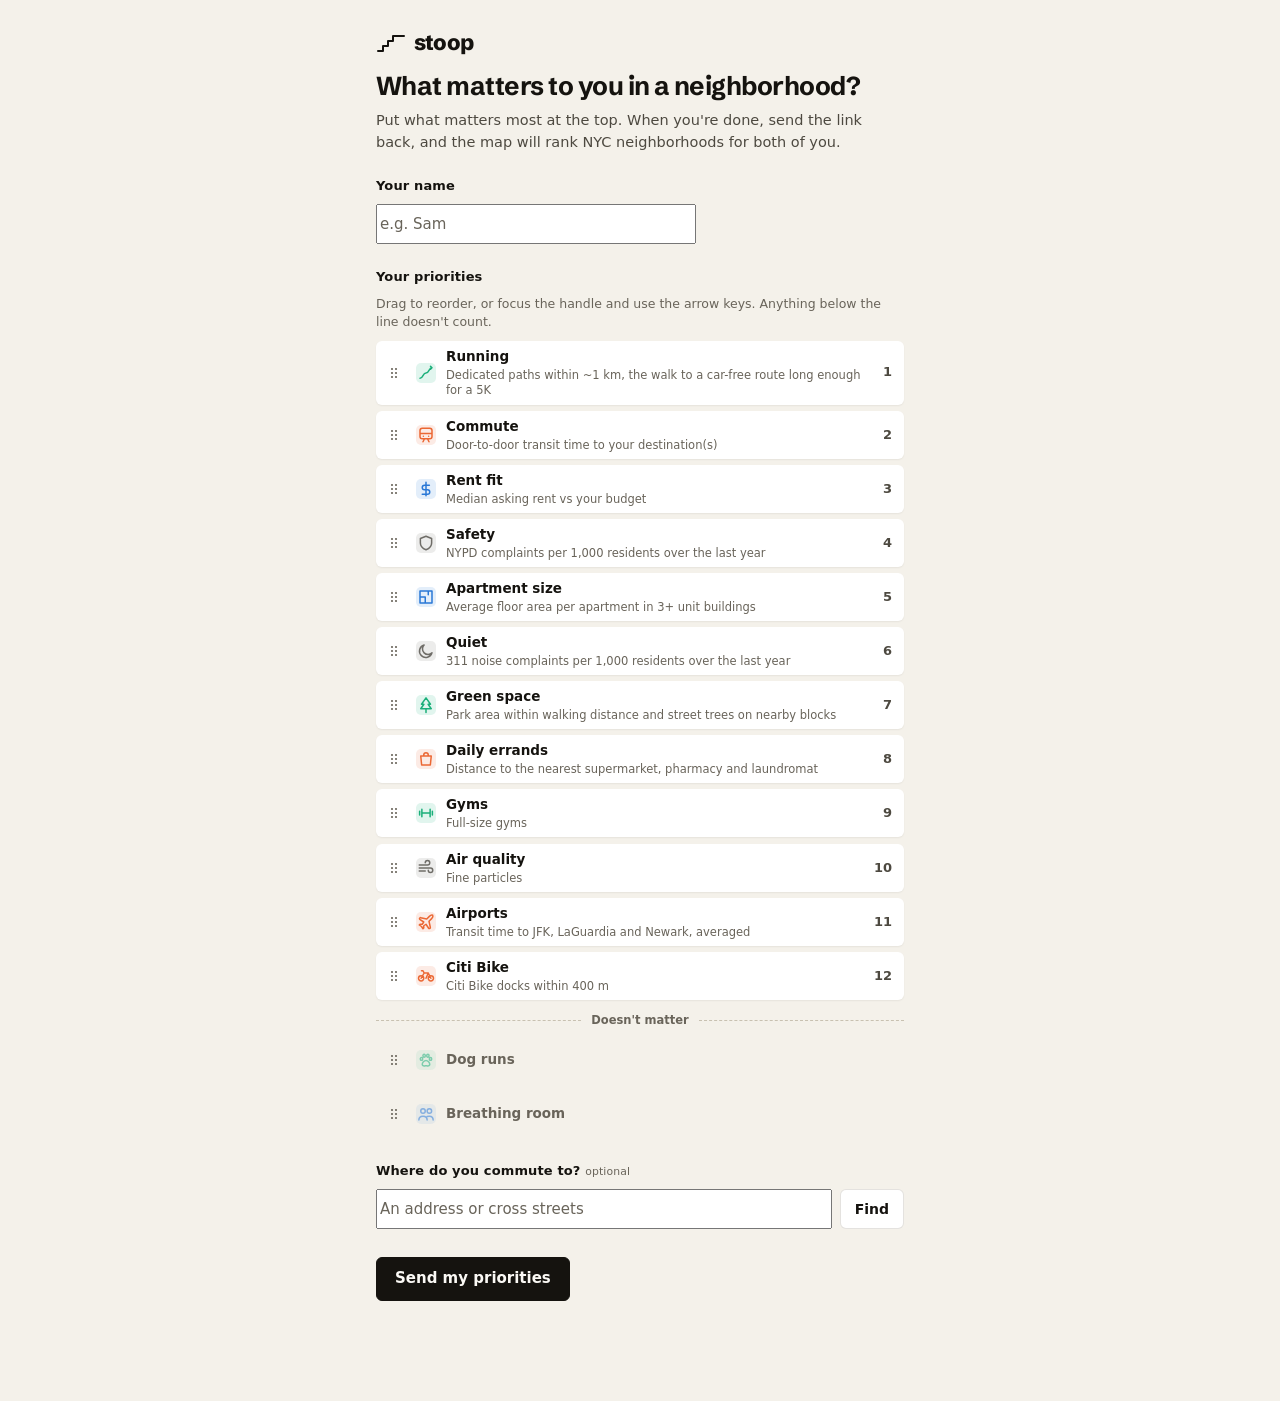
<file: rank.html>
<!doctype html>
<html lang="en">
<head>
  <meta charset="utf-8">
  <meta name="viewport" content="width=device-width, initial-scale=1">
  <title>stoop · What matters to you</title>
  <meta name="description" content="Rank what matters to you in a NYC neighborhood, then send it back as a link.">
  <meta name="color-scheme" content="light dark">
  <meta name="theme-color" content="#fbf9f5" media="(prefers-color-scheme: light)">
  <meta name="theme-color" content="#1b1a17" media="(prefers-color-scheme: dark)">
  <link rel="preload" href="fonts/schibsted-grotesk-latin.woff2" as="font" type="font/woff2" crossorigin>
  <link rel="stylesheet" href="style.css">
  <link rel="icon" href="favicon.svg" type="image/svg+xml">
  <script>/* apply a saved Light/Dark choice before the first paint (no flash) */
    try { var t = localStorage.getItem("stoop.theme.v1"); if (t === "light" || t === "dark") document.documentElement.dataset.theme = t; } catch (e) {}
  </script>
</head>
<body class="solo">
  <main class="solo-main">
    <header class="solo-head">
      <div class="brand"><svg class="mark" viewBox="0 0 30 30" aria-hidden="true"><path d="M2 23h5v-5h5v-5h5v-5h11"/></svg><span class="logo">stoop</span></div>
      <h1>What matters to you in a neighborhood?</h1>
      <p class="solo-lede" id="lede">Put what matters most at the top. When you're done, send the link back, and the map will rank NYC neighborhoods for both of you.</p>
    </header>

    <p class="warn-line" id="nodata" hidden>The neighborhood data didn't load. Try again in a moment.</p>

    <section class="solo-step" aria-labelledby="s-name">
      <h2 id="s-name">Your name</h2>
      <input id="name" type="text" maxlength="20" autocomplete="given-name" placeholder="e.g. Sam">
    </section>

    <section class="solo-step" aria-labelledby="s-rank">
      <h2 id="s-rank">Your priorities</h2>
      <p class="hint">Drag to reorder, or focus the handle and use the arrow keys. Anything below the line doesn't count.</p>
      <ol class="rank" id="rank" aria-label="Your priorities, most important first"></ol>
      <p class="sr-only" id="rankLive" role="status" aria-live="polite"></p>
    </section>

    <section class="solo-step" aria-labelledby="s-commute">
      <h2 id="s-commute">Where do you commute to? <small>optional</small></h2>
      <form class="solo-row" id="addrForm">
        <input id="addr" type="text" autocomplete="off" placeholder="An address or cross streets">
        <button class="btn" type="submit">Find</button>
      </form>
      <p class="ts" id="addrMsg" role="status"></p>
    </section>

    <section class="solo-step solo-send" aria-labelledby="s-send">
      <h2 id="s-send" class="sr-only">Send it back</h2>
      <button class="btn primary" type="button" id="send">Send my priorities</button>
      <p class="ts" id="sendMsg" role="status"></p>
      <input id="sendLink" type="text" readonly hidden aria-label="Link with your priorities">
    </section>
  </main>

  <script src="data/stoop.js"></script>
  <script src="factors.js"></script>
  <script src="rank.js"></script>
</body>
</html>
</file>
<file: style.css>
/* stoop. Warm paper surfaces and black-on-white controls, like the city's subway signs. Blue belongs to the map
   data (the score ramp), so the interface itself stays ink: a selected button never reads as a score.
   Light and dark are both selected values, never an automatic inversion. */
@font-face {
  font-family: "Schibsted Grotesk";
  src: url("fonts/schibsted-grotesk-latin.woff2") format("woff2");
  font-weight: 400 900; font-style: normal; font-display: swap;
  unicode-range: U+0000-00FF, U+0131, U+0152-0153, U+02BB-02BC, U+02C6, U+02DA, U+02DC, U+2000-206F, U+20AC, U+2122, U+2191, U+2193, U+2212, U+2215;
}
/* fallback sized close to the display face, so the swap barely moves the list */
@font-face { font-family: "Display Fallback"; src: local("Arial"); size-adjust: 101%; ascent-override: 96%; descent-override: 25%; }
:root {
  color-scheme: light;
  --page: #f4f1ea;           /* warm paper */
  --surface: #fbf9f5;
  --raised: #ffffff;
  --ink: #15130f;
  --ink-2: #4d4940;
  --ink-3: #69645a;          /* muted text: 5.4:1 on surface */
  --hair: #e5e0d4;
  --rule: #c8c1b1;
  --wash: rgba(46, 34, 12, .055);
  --border: rgba(46, 34, 12, .13);
  --accent: #15130f;         /* controls are ink, not a hue */
  --accent-ink: #15130f;
  --accent-wash: #ebe5d6;    /* selected row */
  --accent-fill: #15130f;
  --accent-fill-hover: #3a352c;
  --on-accent: #fbf9f5;
  --mark: #ffc72c;           /* taxi yellow: highlights only (edited dot, text selection), never text */
  --good-ink: #006300;
  --warn: #fab219;
  --crit: #d03b3b;
  --shadow: 0 1px 2px rgba(11,11,11,.06), 0 8px 24px rgba(11,11,11,.10);
  --radius: 10px;
  --radius-sm: 6px;
  --font: system-ui, -apple-system, "Segoe UI", Roboto, sans-serif;
  --display: "Schibsted Grotesk", "Display Fallback", system-ui, sans-serif;   /* wordmark, names, scores */
  --mono: ui-monospace, "SF Mono", Menlo, Consolas, monospace;
  --ease: cubic-bezier(.2, .7, .2, 1);
  --panel-w: 400px;
  --topbar-h: 64px;
}
@media (prefers-color-scheme: dark) {
  :root:where(:not([data-theme="light"])) {
    color-scheme: dark;
    --page: #0f0e0c; --surface: #1b1a17; --raised: #24221e;
    --ink: #f2efe8; --ink-2: #c9c3b6; --ink-3: #a09a8d;
    --hair: #2e2c27; --rule: #3c3933; --wash: rgba(255,248,230,.06); --border: rgba(255,248,230,.11);
    --accent: #f2efe8; --accent-ink: #f2efe8; --accent-wash: #322e26;
    --accent-fill: #f2efe8; --accent-fill-hover: #d9d3c6; --on-accent: #15130f;
    --good-ink: #0ca30c;
    --shadow: 0 1px 2px rgba(0,0,0,.4), 0 8px 24px rgba(0,0,0,.45);
  }
}
:root[data-theme="dark"] {
  color-scheme: dark;
  --page: #0f0e0c; --surface: #1b1a17; --raised: #24221e;
  --ink: #f2efe8; --ink-2: #c9c3b6; --ink-3: #a09a8d;
  --hair: #2e2c27; --rule: #3c3933; --wash: rgba(255,248,230,.06); --border: rgba(255,248,230,.11);
  --accent: #f2efe8; --accent-ink: #f2efe8; --accent-wash: #322e26;
  --accent-fill: #f2efe8; --accent-fill-hover: #d9d3c6; --on-accent: #15130f;
  --good-ink: #0ca30c;
  --shadow: 0 1px 2px rgba(0,0,0,.4), 0 8px 24px rgba(0,0,0,.45);
}

* { box-sizing: border-box; }
html, body { margin: 0; height: 100%; }
body {
  display: grid;
  grid-template-columns: var(--panel-w) minmax(0, 1fr);
  grid-template-rows: auto minmax(0, 1fr);
  grid-template-areas: "top top" "panel map";
  height: 100vh; height: 100dvh;
  background: var(--page); color: var(--ink);
  font: 14px/1.45 var(--font);
  -webkit-font-smoothing: antialiased;
}
button, input, select { font: inherit; color: inherit; }
/* Touch: no gray tap flash or landscape font inflation; hover styles only apply where a mouse can hover, so a tap
   doesn't leave them stuck on (touch gets the :active press states below instead) */
html { -webkit-tap-highlight-color: transparent; -webkit-text-size-adjust: 100%; text-size-adjust: 100%; }
button, input, select, summary, a, .dest, .pin { touch-action: manipulation; }
/* a long press on a control shouldn't select its label or pop the link callout */
button, summary, .tabs, .seg-row label { user-select: none; -webkit-user-select: none; -webkit-touch-callout: none; }
@media (hover: none), (pointer: coarse) {
  .ranking li:active, .icon-btn:active, .presets button:active, .btn.ghost:active, .d-back:active,
  .dd-menu label:not(.range):active, .layers-menu label.lm-row:active { background: var(--wash); }
  .tabs button:active { color: var(--ink); }
}
/* .mk is the MapLibre marker root: leave its position and transform alone (MapLibre sets both) */
.mk { line-height: 0; }
#detail, .cmp, .pane, .dd-menu { overscroll-behavior: contain; }
.dest, .pin { user-select: none; -webkit-user-select: none; }
::placeholder { color: var(--ink-3); opacity: 1; }
::selection { background: color-mix(in srgb, var(--mark) 55%, transparent); color: var(--ink); }
kbd { font: 600 11px/1 var(--mono); color: var(--ink-3); border: 1px solid var(--border); border-bottom-width: 2px; border-radius: 4px; padding: 2px 5px; }
code { font-family: var(--mono); font-size: 12px; background: var(--wash); padding: 1px 5px; border-radius: 4px; }
[hidden] { display: none !important; }

:focus-visible { outline: 2px solid var(--accent); outline-offset: 2px; border-radius: 4px; }
.skip {
  position: absolute; left: 12px; top: -80px; z-index: 50; background: var(--raised); color: var(--ink);
  padding: 8px 12px; border-radius: var(--radius-sm); text-decoration: none;
}
.skip:focus { top: 12px; box-shadow: var(--shadow); }   /* the shadow only exists once it's on screen */

/* ---------- buttons ---------- */
.btn {
  display: inline-flex; align-items: center; justify-content: center; gap: 6px;
  min-height: 36px; padding: 0 14px; border-radius: var(--radius-sm);
  border: 1px solid var(--border); background: var(--raised); cursor: pointer;
  font-weight: 550; transition: background-color .15s var(--ease), transform .1s var(--ease), border-color .15s;
}
/* the wash is translucent: layer it over the raised color so buttons over the map stay opaque */
@media (hover: hover) and (pointer: fine) { .btn:hover { background-color: var(--raised); background-image: linear-gradient(var(--wash), var(--wash)); border-color: var(--rule); } }
.btn:active { transform: translateY(1px); }
.btn.primary { background: var(--accent-fill); border-color: var(--accent-fill); color: var(--on-accent); }
@media (hover: hover) and (pointer: fine) { .btn.primary:hover { background: var(--accent-fill-hover); border-color: var(--accent-fill-hover); } }
.btn.sm { min-height: 28px; padding: 0 10px; font-size: 12.5px; }
.btn.ghost { border-color: transparent; background: none; color: var(--accent-ink); padding: 0 6px; }
@media (hover: hover) and (pointer: fine) { .btn.ghost:hover { background: var(--wash); } }
.btn .ic { width: 15px; height: 15px; fill: none; stroke: currentColor; stroke-width: 2; stroke-linecap: round; }
.link-row { display: flex; flex-wrap: wrap; align-items: center; gap: 4px 10px; margin: 2px 0 10px; }
.link-row .ts { margin: 0; color: var(--ink-3); font-size: 12px; }
/* sits on the same baseline as the over-budget toggle (both align to the controls' bottom edge), never on a row of its own */
.reset-filters { text-decoration: underline; text-underline-offset: 3px; }
.reset-filters[hidden] { display: none; }
.reset-in-sheet { display: none; }
.reset-by-count { margin-left: -16px; flex: none; }   /* "9 of 197 match  Reset": right next to the count it changes */
.btn:disabled { opacity: .45; cursor: not-allowed; transform: none; }
.icon-btn {
  display: inline-grid; place-items: center; width: 34px; height: 34px; border-radius: 50%;
  border: 0; background: none; cursor: pointer; color: var(--ink-3); transition: background-color .15s, color .15s;
}
@media (hover: hover) and (pointer: fine) { .icon-btn:hover { background: var(--wash); color: var(--ink); } }
.icon-btn svg { width: 18px; height: 18px; }

/* ---------- top bar: must-haves ---------- */
.topbar {
  grid-area: top; display: flex; align-items: center; gap: 24px;
  min-height: var(--topbar-h); padding: 10px 20px; background: var(--surface);
  border-bottom: 1px solid var(--hair); position: relative; z-index: 5;
}
.brand { display: flex; align-items: center; gap: 9px; flex: none; }
.brand-text { display: flex; flex-direction: column; line-height: 1.15; min-width: 0; }
/* the mark: one line, three steps up to the stoop's landing. Drawn on a 30-unit grid and always shown at
   30 px so the 2 px line sits on whole pixels; other sizes blur it (Firefox shows that most) */
.mark { width: 30px; height: 30px; flex: none; fill: none; stroke: currentColor; stroke-width: 2;
  stroke-linecap: round; stroke-linejoin: round; }
.logo { font: 800 22px/1 var(--display); letter-spacing: -.035em; }
.tagline { font-size: 12px; color: var(--ink-3); }
.filters { display: flex; align-items: center; gap: 18px; flex: 1; min-width: 0; }
.filters > * { flex: none; }
.count { margin: 0 0 0 auto; color: var(--ink-2); font-size: 13px; white-space: nowrap; }
.count .cl { display: none; }   /* "78 of 197 match": the full wording is in the title */
.count b { color: var(--ink); font-weight: 650; }

.seg { border: 0; margin: 0; padding: 0; min-width: 0; }
.seg legend { font-size: 11px; color: var(--ink-3); padding: 0; margin-bottom: 3px; font-weight: 550; letter-spacing: .02em; }
.seg-row { display: inline-flex; background: var(--wash); border-radius: var(--radius-sm); padding: 2px; }
.seg-row label { position: relative; }
.seg-row input { position: absolute; opacity: 0; inset: 0; margin: 0; cursor: pointer; }
.seg-row span {
  display: inline-grid; place-items: center; min-width: 40px; height: 28px; padding: 0 10px;
  border-radius: 5px; font-size: 13px; color: var(--ink-2); transition: background-color .15s, color .15s;
}
.seg-row input:checked + span { background: var(--raised); color: var(--ink); font-weight: 600; box-shadow: 0 1px 2px rgba(0,0,0,.12); }
.seg-row input:focus-visible + span { outline: 2px solid var(--accent); outline-offset: 1px; }
@media (hover: hover) and (pointer: fine) { .seg-row label:hover input:not(:checked) + span { color: var(--ink); } }

.range { display: flex; flex-direction: column; gap: 2px; width: 150px; }
.range-head { display: flex; justify-content: space-between; font-size: 11px; color: var(--ink-3); font-weight: 550; letter-spacing: .02em; }
.range output { color: var(--ink); font-size: 13px; font-weight: 650; font-variant-numeric: tabular-nums; letter-spacing: 0; }
input[type=range] { width: 100%; accent-color: var(--accent); margin: 4px 0 0; height: 18px; cursor: pointer; }

.dropdown { position: relative; }
.dropdown summary {
  list-style: none; cursor: pointer; display: flex; flex-direction: column; gap: 3px; font-size: 13px;
}
.dropdown summary::-webkit-details-marker { display: none; }
.dd-label { font-size: 11px; color: var(--ink-3); font-weight: 550; letter-spacing: .02em; }
.dd-btn {
  display: inline-flex; align-items: center; gap: 6px; height: 32px; padding: 0 10px; border-radius: var(--radius-sm);
  border: 1px solid var(--border); background: var(--raised); font-weight: 550; white-space: nowrap; max-width: 180px;
  overflow: hidden; text-overflow: ellipsis;
}
.dd-btn::after { content: ""; flex: none; width: 6px; height: 6px; border: solid var(--ink-3); border-width: 0 1.5px 1.5px 0; transform: rotate(45deg) translateY(-2px); }
@media (hover: hover) and (pointer: fine) { .dropdown summary:hover .dd-btn { border-color: var(--rule); } }
.dd-btn.edited::before { content: ""; flex: none; width: 7px; height: 7px; border-radius: 50%; background: var(--mark); box-shadow: 0 0 0 1px var(--ink); }
.dd-menu.dest-menu { min-width: 320px; padding: 10px; }
.dd-menu.area-menu { width: 340px; padding: 10px; }
.area-menu .area-on { padding: 6px 4px; font-weight: 550; }
.dd-menu.area-menu .area-range { width: auto; margin: 6px 4px 2px; }
.area-menu:has(#areaOn:not(:checked)) .area-range { opacity: .45; }
/* area center: round target pin (not a teardrop like commute destinations, not a rank badge) */
.area-pin {
  display: grid; place-items: center; width: 26px; height: 26px; border-radius: 50%; cursor: grab;
  background: var(--raised); color: var(--ink); box-shadow: 0 0 0 2px var(--ink), 0 3px 8px rgba(0,0,0,.3);
  transition: transform .12s var(--ease);
}
.area-pin svg { width: 16px; height: 16px; }
.area-pin.dragging { transform: scale(1.18); }
@media (hover: hover) and (pointer: fine) { .area-pin:hover { transform: scale(1.18); } }
.area-pin.dragging { cursor: grabbing; }
.dd-hint { margin: 2px 4px 8px; font-size: 12px; color: var(--ink-3); }
.dest-row { display: flex; align-items: center; gap: 6px; padding: 2px 0; }
.dest-row input[type=text] {
  flex: 1; min-width: 0; height: 32px; padding: 0 8px; border-radius: var(--radius-sm); border: 1px solid transparent; background: none;
}
@media (hover: hover) and (pointer: fine) { .dest-row input[type=text]:hover { border-color: var(--border); } }
.dest-row input[type=text]:focus { border-color: var(--accent); outline: none; background: var(--raised); }
.dest-row input[type=radio] { accent-color: var(--accent); width: 16px; height: 16px; margin: 0 2px 0 4px; flex: none; cursor: pointer; }
.dd-actions { display: flex; gap: 8px; margin: 8px 0 4px; }
.addr { display: flex; gap: 6px; margin: 8px 0 2px; }
.addr input {
  flex: 1; min-width: 0; height: 34px; padding: 0 10px; border-radius: var(--radius-sm); border: 1px solid var(--border); background: var(--raised);
}
.addr input:focus { border-color: var(--accent); outline: none; box-shadow: 0 0 0 3px var(--accent-wash); }
.addr-msg { margin: 4px 4px 0; font-size: 12px; color: var(--ink-2); min-height: 0; }
.addr-msg:empty { display: none; }
.dd-menu {
  position: absolute; top: calc(100% + 6px); left: 0; z-index: 20; min-width: 190px; padding: 6px;
  background: var(--raised); border-radius: var(--radius); box-shadow: var(--shadow); border: 1px solid var(--border);
}
/* menu rows: checkbox/radio labels. Scoped so a slider (.range) or a text box in a menu keeps its own size */
.dd-menu label:not(.range) { display: flex; align-items: center; gap: 8px; padding: 7px 8px; border-radius: var(--radius-sm); cursor: pointer; }
@media (hover: hover) and (pointer: fine) { .dd-menu label:not(.range):hover { background: var(--wash); } }
.dd-menu input:is([type=checkbox], [type=radio]) { accent-color: var(--accent); width: 16px; height: 16px; flex: none; }

.filters-toggle { display: none; }
/* The top bar stays one row. When the controls don't fit, app.js (fitTopbar) adds fit1, fit2, fit3 in turn:
   1: short over-budget label, the radius center's name only in its tooltip and menu
   2: no tagline, tighter gaps, slimmer bedroom buttons
   3: narrower sliders, slimmest buttons */
.topbar.fit1 #areaSummary .rc { display: none; }
.topbar.fit1 .toggle .t-long { display: none; }
.topbar.fit1 .toggle .t-short { display: inline; }
.topbar.fit2 .tagline { display: none; }
.topbar.fit2 { gap: 16px; }
.topbar.fit2 .filters { gap: 14px; }
.topbar.fit2 .seg-row span { min-width: 34px; padding: 0 8px; }
.topbar.fit2 .seg-theme span { min-width: 26px; padding: 0 4px; }
.topbar.fit3 .filters > .range { width: 132px; }   /* room for "Max commute" plus "60 min" without touching the next control */
.topbar.fit3 .seg-row span { min-width: 30px; padding: 0 6px; }
.topbar.fit3 .filters { gap: 12px; }
.topbar.fit3 .brand { gap: 6px; }
.topbar.fit-wrap .filters { flex-wrap: wrap; row-gap: 8px; }
.ft-sum { color: var(--ink-2); font-weight: 500; overflow: hidden; text-overflow: ellipsis; white-space: nowrap; }
.toggle { display: inline-flex; align-items: center; gap: 8px; font-size: 13px; color: var(--ink-2); cursor: pointer; align-self: flex-end; height: 32px; }
.toggle input { accent-color: var(--accent); width: 16px; height: 16px; margin: 0; }
.toggle .t-short { display: none; }

/* ---------- side panel ---------- */
#panel {
  grid-area: panel; display: flex; flex-direction: column; min-height: 0;
  background: var(--surface); border-right: 1px solid var(--hair);
}
.tabs { display: flex; gap: 4px; padding: 10px 14px 0; border-bottom: 1px solid var(--hair); }
.tabs button {
  position: relative; border: 0; background: none; padding: 10px 10px 12px; cursor: pointer;
  color: var(--ink-3); font-weight: 600; font-size: 13px; transition: color .15s;
}
@media (hover: hover) and (pointer: fine) { .tabs button:hover { color: var(--ink); } }
.tabs button[aria-selected="true"] { color: var(--ink); }
.tabs button[aria-selected="true"]::after {
  content: ""; position: absolute; left: 10px; right: 10px; bottom: -1px; height: 2px; background: var(--ink); border-radius: 2px;
}
.badge {
  display: inline-grid; place-items: center; min-width: 18px; height: 18px; padding: 0 5px; margin-left: 2px;
  border-radius: 9px; background: var(--wash); color: var(--ink-2); font-size: 11px; font-variant-numeric: tabular-nums;
}
.badge.on { background: var(--accent-fill); color: var(--on-accent); }

.pane { flex: 1; min-height: 0; overflow-y: auto; padding: 12px 14px 20px; scrollbar-gutter: stable; }
.hint { color: var(--ink-3); font-size: 12.5px; margin: 2px 4px 12px; }
.panel-foot { display: flex; align-items: center; gap: 12px; padding: 8px 14px 8px 18px; border-top: 1px solid var(--hair); color: var(--ink-3); font-size: 11.5px; }
.panel-foot #meta { margin: 0; flex: 1; min-width: 0; }
.seg-theme { flex: none; }
.seg-theme span { min-width: 30px; height: 26px; padding: 0 6px; }
.seg-theme .ic { width: 15px; height: 15px; }

.search input {
  width: 100%; height: 38px; padding: 0 12px 0 34px; border-radius: var(--radius-sm);
  border: 1px solid var(--border); background: var(--raised) no-repeat 11px 50% / 15px
    url("data:image/svg+xml,%3Csvg xmlns='http://www.w3.org/2000/svg' viewBox='0 0 24 24' fill='none' stroke='%23898781' stroke-width='2.2' stroke-linecap='round'%3E%3Ccircle cx='11' cy='11' r='7'/%3E%3Cpath d='m20 20-3.5-3.5'/%3E%3C/svg%3E");
}
.list-tools { display: flex; gap: 6px; margin-bottom: 8px; }
.search { position: relative; flex: 1; min-width: 0; }
#sort {
  flex: none; width: 132px; height: 38px; padding: 0 6px; border-radius: var(--radius-sm); border: 1px solid var(--border);
  background: var(--raised); font-weight: 550; font-size: 13px; cursor: pointer;
}
@media (hover: hover) and (pointer: fine) { #sort:hover { border-color: var(--rule); } }
.search kbd { position: absolute; right: 10px; top: 50%; transform: translateY(-50%); pointer-events: none; }
.search input:focus + kbd, .search input:not(:placeholder-shown) + kbd { display: none; }
.search input:focus { border-color: var(--accent); outline: none; box-shadow: 0 0 0 3px var(--accent-wash); }

#quickCompare { margin: 0 0 6px auto; align-self: center; }
.warn-line { margin: 0 4px 12px; padding: 8px 10px; border-radius: var(--radius-sm); background: var(--wash); color: var(--ink); font-size: 12.5px; }
details.how { margin: -4px 4px 14px; }
details.how ul { margin: 6px 0 0; padding-left: 18px; color: var(--ink-2); font-size: 12.5px; }
details.how li + li { margin-top: 4px; }

/* ranking rows */
.ranking { list-style: none; margin: 0; padding: 0; }
.ranking li { display: flex; align-items: center; border-radius: var(--radius); position: relative; }
.ranking li + li { margin-top: 2px; }
/* Rows scrolled out of view skip layout and paint, so a slider tick only lays out what's on screen.
   "auto" remembers each row's real height once rendered. A focused row opts out: containment would clip its ring. */
.ranking li { content-visibility: auto; contain-intrinsic-size: auto 62px; }
.ranking li:focus-within { content-visibility: visible; }
.ranking li.hl { background: var(--wash); }
@media (hover: hover) and (pointer: fine) { .ranking li:hover { background: var(--wash); } }
.ranking li.sel { background: var(--accent-wash); }
.ranking .row {
  flex: 1; min-width: 0; display: grid; grid-template-columns: 24px 1fr 34px; gap: 0 8px; align-items: center;
  padding: 5px 4px 5px 6px; border: 0; background: none; text-align: left; cursor: pointer; border-radius: var(--radius);
}
.ranking .rank { color: var(--ink-3); font-size: 12px; font-variant-numeric: tabular-nums; text-align: right; }
.ranking .main { min-width: 0; }
.ranking .name { display: block; font-family: var(--display); font-weight: 600; font-size: 14.5px; letter-spacing: -.005em; line-height: 1.25; overflow: hidden; text-overflow: ellipsis; white-space: nowrap; }
.ranking .facts { display: block; color: var(--ink-3); font-size: 12px; line-height: 1.3; white-space: nowrap; overflow: hidden; text-overflow: ellipsis; }
.ranking .why { display: flex; gap: 4px; margin-top: 3px; overflow: hidden; }
.ranking .tag { height: 18px; font-size: 11px; }
.ranking .why .reason { font-size: 11.5px; color: var(--ink-3); white-space: nowrap; overflow: hidden; text-overflow: ellipsis; }

/* factor tags: group color as a tint + icon, words in ink (color never carries meaning alone) */
.tag {
  display: inline-flex; align-items: center; gap: 4px; flex: none; height: 20px; padding: 0 7px 0 5px;
  border-radius: 5px; font-size: 11.5px; font-weight: 550; color: var(--ink); white-space: nowrap;
  background: color-mix(in srgb, var(--tc) 14%, transparent);
  box-shadow: inset 0 0 0 1px color-mix(in srgb, var(--tc) 28%, transparent);
}
.tag .ic { width: 13px; height: 13px; color: var(--tc); }
.tag.weak { background: none; box-shadow: inset 0 0 0 1px var(--border); color: var(--ink-3); font-weight: 500; }
.tag.weak .ic { color: var(--ink-3); }
.tags { display: flex; flex-wrap: wrap; gap: 5px; margin: 0 0 10px; }
.ic { fill: none; stroke: currentColor; stroke-width: 2; stroke-linecap: round; stroke-linejoin: round; }
.wic { display: inline-grid; place-items: center; width: 20px; height: 20px; margin-right: 6px; border-radius: 5px; flex: none;
  color: var(--tc); background: color-mix(in srgb, var(--tc) 13%, transparent); vertical-align: -5px; }
.wic .ic { width: 13px; height: 13px; }
.gdot { display: inline-block; width: 8px; height: 8px; border-radius: 2px; background: var(--tc); margin-right: 7px; vertical-align: 0; }

/* score composition: one segment per group, 2px surface gaps */
.comp { display: flex; gap: 2px; height: 10px; background: var(--hair); border-radius: 5px; overflow: hidden; margin: 2px 0 8px; }
.comp span { display: block; height: 100%; }
.comp-key { display: flex; flex-wrap: wrap; gap: 4px 12px; font-size: 11.5px; color: var(--ink-2); margin-bottom: 12px; }
.comp-key i { display: inline-block; width: 8px; height: 8px; border-radius: 2px; margin-right: 5px; }
.comp-key b { color: var(--ink); font-weight: 650; }
.ranking .score { text-align: right; }
.ranking .score b { font-family: var(--display); font-size: 17px; font-weight: 750; letter-spacing: -.01em; font-variant-numeric: tabular-nums; }
.ranking .off .name, .ranking .off .score b { color: var(--ink-3); }
.ranking .near .name { color: var(--ink); }
.ranking .near .why .reason { color: var(--ink-2); }
.ranking .empty { padding: 24px 8px; color: var(--ink-3); text-align: center; display: block; }
.est { font-size: 11px; color: var(--ink-3); border: 1px solid var(--border); border-radius: 4px; padding: 0 4px; margin-left: 4px; vertical-align: 1px; }

.star { color: var(--ink-3); }
.star[aria-pressed="true"] { color: var(--ink); }
.star svg { fill: none; stroke: currentColor; stroke-width: 1.8; }
.star[aria-pressed="true"] svg { fill: currentColor; }
.ranking li .star { margin-right: 4px; flex: none; }
.ranking .divider { display: block; padding: 14px 8px 6px; font-size: 11px; color: var(--ink-3); font-weight: 600; letter-spacing: .04em; text-transform: uppercase; }
.ranking .divider small { text-transform: none; letter-spacing: 0; font-weight: 500; font-size: 11.5px; }

/* priorities */
/* ---------- partner mode ---------- */
.people { margin: 0 2px 14px; display: grid; gap: 8px; }
.people .ts { margin: 0; }
.who-actions { display: flex; flex-wrap: wrap; gap: 4px 8px; margin-left: -6px; }
.ok-line { margin: 0; padding: 8px 10px; border-radius: var(--radius-sm); background: var(--wash); color: var(--ink); font-size: 12.5px;
  box-shadow: inset 3px 0 0 var(--mark); }
.who { display: inline-flex; background: var(--wash); border-radius: var(--radius-sm); padding: 2px; justify-self: start; }
.who button {
  border: 0; background: none; height: 30px; padding: 0 14px; border-radius: 5px; font: inherit; font-size: 13px;
  color: var(--ink-2); cursor: pointer; transition: background-color .15s, color .15s;
}
.who button[aria-pressed="true"] { background: var(--raised); color: var(--ink); font-weight: 600; box-shadow: 0 1px 2px rgba(0,0,0,.12); }
.who button:focus-visible { outline: 2px solid var(--accent); outline-offset: 1px; }
.who-edit { display: flex; flex-wrap: wrap; align-items: end; gap: 8px 12px; }
.who-edit label { display: grid; gap: 3px; font-size: 11px; color: var(--ink-3); font-weight: 550; }
.who-edit input, .who-edit select { height: 32px; font: inherit; font-size: 13px; color: var(--ink); min-width: 0; }
.who-edit input { width: 9em; }
.ranking .score .both { display: block; font-size: 11px; color: var(--ink-3); font-variant-numeric: tabular-nums; white-space: nowrap; }
.ranking .score .both:empty { display: none; }
.d-both { display: flex; flex-wrap: wrap; align-items: baseline; gap: 4px 14px; margin-top: 4px; font-size: 13px; color: var(--ink-2); }
.d-both b { font-family: var(--display); color: var(--ink); font-size: 15px; }
.d-both .n { color: var(--ink-3); font-size: 12px; }
.presets { display: flex; flex-wrap: wrap; gap: 6px; margin: 0 2px 16px; }
.presets button {
  border: 1px solid var(--border); background: var(--raised); border-radius: 999px; height: 30px; padding: 0 12px;
  font-size: 12.5px; cursor: pointer; transition: background-color .15s, border-color .15s;
}
@media (hover: hover) and (pointer: fine) { .presets button:hover { background: var(--wash); border-color: var(--rule); } }
.presets button[aria-pressed="true"] { background: var(--ink); color: var(--surface); border-color: var(--ink); }
/* ---------- priorities: ranked list ---------- */
.sr-only { position: absolute; width: 1px; height: 1px; margin: -1px; overflow: hidden; clip-path: inset(50%); white-space: nowrap; }
.rank { list-style: none; margin: 0 2px 12px; padding: 0; display: flex; flex-direction: column; gap: 6px; }
.rk {
  position: relative; display: grid; grid-template-columns: 28px 22px 1fr auto; align-items: center; gap: 8px;
  min-height: 40px; padding: 0 12px 0 4px; border-radius: var(--radius-sm); background: var(--raised);
  box-shadow: 0 1px 2px rgba(11, 11, 11, .06); cursor: grab; user-select: none; -webkit-user-select: none;
  touch-action: pan-y; will-change: transform;
}
@media (hover: hover) and (pointer: fine) { .rk:hover { box-shadow: 0 1px 2px rgba(11, 11, 11, .06), 0 0 0 1px var(--rule) inset; } }
.rk .wic { color: var(--tc); display: inline-grid; place-items: center; }
.rk .wic .ic { width: 18px; height: 18px; }
.rk-name { font-size: 13.5px; font-weight: 600; min-width: 0; overflow: hidden; text-overflow: ellipsis; white-space: nowrap; }
.rk-share { font-variant-numeric: tabular-nums; font-weight: 650; font-size: 13px; color: var(--ink-2); }
.rk-grip {
  display: inline-grid; place-items: center; width: 28px; height: 36px; padding: 0; border: 0; border-radius: 6px;
  background: none; color: var(--ink-3); cursor: grab; touch-action: none;
}
.rk-grip svg { width: 16px; height: 16px; fill: currentColor; }
@media (hover: hover) and (pointer: fine) { .rk-grip:hover { color: var(--ink); background: var(--wash); } }
.rk.rk-off { background: transparent; box-shadow: none; }
.rk.rk-off .rk-name { color: var(--ink-3); font-weight: 550; }
.rk.rk-off .wic { opacity: .55; }
.rk-line { display: flex; align-items: center; gap: 10px; margin: 6px 0 2px; color: var(--ink-3); font-size: 11.5px; font-weight: 600; }
.rk-line::before, .rk-line::after { content: ""; flex: 1; border-top: 1px dashed var(--rule); }
/* the lifted card: above its neighbors, deeper shadow; it follows the pointer through transforms set in app.js */
.rk.dragging { z-index: 5; cursor: grabbing; background: var(--raised);
  box-shadow: 0 12px 28px rgba(11, 11, 11, .18), 0 2px 6px rgba(11, 11, 11, .10); }
.rk.dragging .rk-grip { cursor: grabbing; color: var(--ink); }
.rank.sorting, .rank.sorting * { cursor: grabbing; }
.finetune { margin: 4px 2px 14px; }
.finetune > summary { font-weight: 600; }
.finetune #weights { margin-top: 12px; }
@media (max-width: 860px) { .rk { min-height: 48px; } .rk-grip { width: 40px; height: 44px; } .rk { grid-template-columns: 40px 22px 1fr auto; } }
.wgroup { margin: 0 2px 18px; }
.wgroup h3 { font-size: 11px; font-weight: 650; letter-spacing: .05em; text-transform: uppercase; color: var(--ink-3); margin: 0 0 6px; }
.weight { display: grid; grid-template-columns: 1fr 44px; gap: 0 10px; align-items: center; padding: 6px 0; }
.weight .wl { font-size: 13.5px; font-weight: 550; display: flex; align-items: baseline; gap: 6px; min-width: 0; }
.weight .wh { grid-column: 1 / -1; font-size: 11.5px; color: var(--ink-3); margin-top: 1px; }
.weight .share { text-align: right; font-variant-numeric: tabular-nums; font-weight: 650; font-size: 13px; }
.weight .share.zero { color: var(--ink-3); font-weight: 500; }
.weight input { grid-column: 1 / -1; }
.weight.off .wl { color: var(--ink-3); }
.weight .na { font-size: 11px; color: var(--ink-3); font-weight: 500; }
#reset { margin: 4px 0 0; }

/* shortlist */
#compareBtn { width: 100%; margin-top: 14px; min-height: 42px; }

/* ---------- map ---------- */
#mapwrap { grid-area: map; position: relative; min-height: 0; overflow: hidden; }
#map { position: absolute; inset: 0; background: var(--page); }
.map-card {
  position: absolute; background: var(--raised); border-radius: var(--radius); box-shadow: var(--shadow);
  border: 1px solid var(--border);
}
.legend-card { left: 14px; bottom: 26px; padding: 10px 12px 12px; width: 250px; font-size: 12px; z-index: 2; }
.colorby { display: flex; align-items: center; justify-content: space-between; gap: 8px; color: var(--ink-3); font-weight: 550; }
.colorby select {
  flex: 1; height: 30px; border-radius: var(--radius-sm); border: 1px solid var(--border); background: var(--raised);
  font-weight: 600; color: var(--ink); padding: 0 6px; cursor: pointer;
}
.legend { margin-top: 10px; }
.legend .swatches { display: grid; grid-template-columns: repeat(5, 1fr); gap: 2px; }
.legend .swatches span { height: 10px; }
.legend .swatches.as-bands { align-items: end; height: 10px; }
.legend .edge-note { display: flex; align-items: center; gap: 6px; margin-top: 4px; font-size: 11px; color: var(--ink-3); }
.legend .edge-note .dash { width: 22px; height: 3.5px; flex: none;
  background: repeating-linear-gradient(90deg, var(--c) 0 8px, transparent 8px 12px); }
.legend .swatches span:first-child { border-radius: 3px 0 0 3px; }
.legend .swatches span:last-child { border-radius: 0 3px 3px 0; }
.legend .ticks { display: grid; grid-template-columns: repeat(5, 1fr); margin-top: 4px; color: var(--ink-3); font-variant-numeric: tabular-nums; font-size: 11px; }
.legend .ticks span { text-align: center; }
.legend .ends { display: flex; justify-content: space-between; margin-top: 2px; font-size: 10.5px; color: var(--ink-3); letter-spacing: .02em; }
.legend-look { display: flex; flex-wrap: wrap; align-items: center; justify-content: space-between; gap: 8px 12px; margin-top: 8px; padding-top: 8px; border-top: 1px solid var(--hair); }
/* palette chips: a rounded swatch of the palette's own five steps; the picked one gets a ring with a gap */
.pal { display: flex; gap: 8px; }
.pal button {
  appearance: none; display: block; box-sizing: border-box; width: 30px; height: 18px; padding: 0; margin: 0; border: 0;
  border-radius: 5px; cursor: pointer; background: var(--g); box-shadow: inset 0 0 0 1px rgba(0, 0, 0, .12);
}
.pal button[aria-checked="true"] { outline: 2px solid var(--ink); outline-offset: 2px; }
.pal button:focus-visible { outline: 2px solid var(--accent); outline-offset: 2px; }
.shade { display: inline-flex; background: var(--wash); border-radius: var(--radius-sm); padding: 2px; }
.shade button {
  appearance: none; border: 0; background: none; height: 24px; padding: 0 9px; border-radius: 5px; font: inherit; font-size: 11.5px;
  color: var(--ink-2); cursor: pointer;
}
.shade button[aria-checked="true"] { background: var(--raised); color: var(--ink); font-weight: 600; box-shadow: 0 1px 2px rgba(0,0,0,.12); }
.shade button:focus-visible { outline: 2px solid var(--accent); outline-offset: 1px; }
.fill-k { display: flex; align-items: center; gap: 8px; font-size: 11.5px; color: var(--ink-2); flex: 1 1 100%; }
.fill-k input[type=range] { margin: 0; height: 18px; flex: 1; min-width: 0; }
.legend-foot { display: flex; align-items: center; justify-content: space-between; gap: 8px; margin-top: 8px; color: var(--ink-2); font-size: 11.5px; }
.legend-foot label { display: inline-flex; align-items: center; gap: 5px; white-space: nowrap; cursor: pointer; color: var(--ink); }
.legend-foot input { accent-color: var(--accent); width: 14px; height: 14px; margin: 0; }
.sw { display: inline-block; width: 12px; height: 12px; border-radius: 3px; flex: none; }
.sw-parks { background: #7cc58f; }
.sw-subway { background: linear-gradient(135deg, #D82233 0 25%, #0062CF 25% 50%, #F6BC26 50% 75%, #009952 75%); border-radius: 50%; }
/* Ringed swatches: the white and grey rings are an inset ring and a border of the box itself, not outer box-shadows,
   which aren't snapped to device pixels the way the box is (at fractional positions or display scaling the dot could
   sit off-center inside them). The negative margin keeps the footprint at the 12px of the colored dot. */
.sw-ring { --c: #52514e; box-sizing: content-box; padding: 1.5px; border: 1px solid var(--rule); margin: -2.5px;
  background: var(--c); box-shadow: inset 0 0 0 1.5px #fff; border-radius: 50%; }
.sw-bus { --c: #52514e; }
.sw-busroutes { --c: #52514e; width: 16px; height: 4px; border-radius: 4.5px; }
.sw-airports { --c: #3d3c39; }
.sw-grocery { --c: #008300; }
.sw-gyms { --c: #6250d6; }
.sw-dogs { --c: #8a5a2b; }
.sw-places { --c: #d55181; }
:root[data-theme="dark"] .sw-gyms { --c: #9085e9; }
:root[data-theme="dark"] .sw-places { --c: #e87ba4; }
:root[data-theme="dark"] .sw-dogs { --c: #c08a56; }
@media (prefers-color-scheme: dark) {
  :root:where(:not([data-theme="light"])) .sw-gyms { --c: #9085e9; }
  :root:where(:not([data-theme="light"])) .sw-places { --c: #e87ba4; }
  :root:where(:not([data-theme="light"])) .sw-dogs { --c: #c08a56; }
}
.sw-out { width: 16px; height: 11px; border: 1px solid var(--rule); border-radius: 2px; }
.sw-short { width: 16px; height: 11px; border: 1.5px dashed var(--ink); border-radius: 2px; background: var(--wash); }
.sw-hexes.few { opacity: .35; }
.sw-hexes { clip-path: polygon(50% 0, 100% 25%, 100% 75%, 50% 100%, 0 75%, 0 25%); background: linear-gradient(90deg, var(--ramp-lo, #c38ccd) 50%, var(--ramp-hi, #5e1f75) 50%); border-radius: 0; }
.map-tools { position: absolute; top: 14px; left: 14px; right: 60px; z-index: 3; display: flex; gap: 8px; align-items: flex-start; pointer-events: none; }
.map-tools > * { pointer-events: auto; }
.map-open, .map-close { display: none; }   /* phone only: the map strip opens full screen, Back returns to the list */
.map-layers { position: relative; }
.map-layers > summary { list-style: none; }
.map-layers > summary::-webkit-details-marker { display: none; }
.map-layers > summary .ic { width: 15px; height: 15px; }
.map-layers[open] > summary { background-image: linear-gradient(var(--wash), var(--wash)); border-color: var(--rule); }
.layers-menu { width: 280px; padding: 8px; overflow: hidden auto; }
.lm-h { font-size: 11px; font-weight: 650; letter-spacing: .04em; text-transform: uppercase; color: var(--ink-3); margin: 4px 6px; }
.layers-menu .lm-row { display: flex; align-items: center; gap: 9px; min-height: 34px; padding: 4px 6px; border-radius: var(--radius-sm); font-size: 13px; }
.layers-menu label.lm-row { cursor: pointer; }
@media (hover: hover) and (pointer: fine) { .layers-menu label.lm-row:hover { background: var(--wash); } }
.layers-menu .lm-row small { margin-left: auto; color: var(--ink-3); font-size: 11.5px; }
.layers-menu .lm-row.key { color: var(--ink-2); font-size: 12.5px; }
.layers-menu .lm-sep { border-top: 1px solid var(--hair); margin: 6px 0; }
/* your places editor, tucked under its row (indented to the row's label) */
.pl-ed { margin: -2px 0 4px; }
.pl-ed > summary { list-style: none; display: inline-block; margin-left: 41px; padding: 2px 6px; border-radius: var(--radius-sm);
  font-size: 12px; font-weight: 600; color: var(--accent); cursor: pointer; }
.pl-ed > summary::-webkit-details-marker { display: none; }
.pl-ed .pl-open, .pl-ed[open] .pl-closed { display: none; }
.pl-ed[open] .pl-open { display: inline; }
.pl-ed > summary:focus-visible { outline: 2px solid var(--accent); outline-offset: 1px; }
@media (hover: hover) and (pointer: fine) { .pl-ed > summary:hover { background: var(--wash); } }
.pl-ed[open] { margin-bottom: 6px; padding: 2px 6px 4px; border-radius: var(--radius-sm); background: var(--wash); }
.pl-ed[open] > summary { margin-left: 35px; }
.pl-ed .addr { margin-top: 4px; }
.pl-ed .addr input { min-width: 0; }
.pl-hits, .pl-list { list-style: none; margin: 6px 0 0; padding: 0; }
.pl-hit { display: grid; width: 100%; padding: 6px 8px; border: 1px solid var(--border); border-radius: var(--radius-sm);
  background: var(--raised); text-align: left; cursor: pointer; font-size: 12.5px; line-height: 1.35; }
.pl-hits li + li { margin-top: 4px; }
.pl-hit span { color: var(--ink-3); font-size: 11.5px; }
@media (hover: hover) and (pointer: fine) { .pl-hit:hover { border-color: var(--rule); } }
.pl-hit:active { border-color: var(--rule); }
.pl-list { max-height: 220px; overflow-y: auto; overscroll-behavior: contain; }
.pl-list li { display: flex; align-items: center; gap: 4px; min-height: 30px; font-size: 12.5px; }
.pl-name { flex: 1; min-width: 0; overflow: hidden; text-overflow: ellipsis; white-space: nowrap; }
.pl-name small { color: var(--ink-3); font-size: 11px; }
.pl-list .icon-btn { width: 28px; height: 28px; flex: none; }
.pl-list .icon-btn svg { width: 14px; height: 14px; }
.pl-note { display: flex; align-items: center; justify-content: space-between; gap: 6px; margin: 6px 2px 0; }
.layers-menu .key-ic { display: inline-grid; place-items: center; width: 30px; flex: none; }
.layers-menu .pin { cursor: default; }
@media (hover: hover) and (pointer: fine) { .layers-menu .pin:hover { transform: none; } }
.map-btn { box-shadow: var(--shadow); white-space: nowrap; flex-shrink: 0; }

/* rank badges on the map */
.pin {
  /* the dark ring is a border, not a box-shadow, so it stays centered on the badge (see the ringed swatches). Borders
     round down to whole device pixels, so 2px on standard screens (1.5px would draw as 1) and 1.5px on dense ones */
  display: grid; place-items: center; min-width: 25px; height: 25px; padding: 0 5px; border-radius: 999px; border: 2px solid var(--ink);
  background: var(--raised); color: var(--ink); font: 700 11px/1 var(--font); font-variant-numeric: tabular-nums;
  box-shadow: 0 2px 6px rgba(0,0,0,.25); cursor: pointer; transition: transform .12s var(--ease);
}
@media (hover: hover) and (pointer: fine) { .pin:hover { transform: scale(1.18); } }
@media (min-resolution: 2dppx) { .pin { border-width: 1.5px; } }
.pin.sel { background: var(--ink); color: var(--surface); }
.pin.short { grid-auto-flow: column; gap: 2px; padding: 0 6px 0 5px; }
.pin.short svg { width: 11px; height: 11px; fill: currentColor; stroke: none; }

/* commute destinations: teardrop shape (not the round rank badge), ink fill with a white ring so it
   separates from the blue fills, and a contact shadow anchoring it to the ground (maplibre-cartography) */
.dest { position: relative; display: grid; justify-items: center; cursor: grab; }
.dest.dragging { cursor: grabbing; }
.dest-pin {
  display: grid; place-items: center; width: 30px; height: 30px; border-radius: 50% 50% 50% 0; transform: rotate(-45deg);
  background: var(--ink); color: var(--surface); box-shadow: 0 0 0 2px var(--surface), 0 3px 8px rgba(0,0,0,.35);
  margin-bottom: 6px; transition: transform .12s var(--ease);
}
.dest-pin svg { width: 16px; height: 16px; transform: rotate(45deg); }
.dest.dragging .dest-pin { transform: rotate(-45deg) scale(1.18); }
@media (hover: hover) and (pointer: fine) { .dest:hover .dest-pin { transform: rotate(-45deg) scale(1.18); } }
.dest-shadow { position: absolute; bottom: 0; width: 14px; height: 5px; border-radius: 50%; background: rgba(0,0,0,.35); filter: blur(1.5px); }
.dest.off .dest-pin { background: var(--raised); color: var(--ink-3); box-shadow: 0 0 0 1.5px var(--rule), 0 2px 6px rgba(0,0,0,.2); }
.dest-label {
  position: absolute; bottom: 44px; white-space: nowrap; padding: 2px 7px; border-radius: 5px; font: 600 11.5px/1.4 var(--font);
  background: var(--raised); color: var(--ink); box-shadow: var(--shadow); opacity: 0; pointer-events: none; transition: opacity .12s;
}
.dest.dragging .dest-label { opacity: 1; }
@media (hover: hover) and (pointer: fine) { .dest:hover .dest-label { opacity: 1; } }
.dest-mini { display: inline-grid; place-items: center; width: 14px; height: 14px; border-radius: 3px; background: var(--ink); color: var(--surface); }
.dest-mini svg { width: 10px; height: 10px; }
.map-hint {
  position: absolute; top: 14px; left: 50%; transform: translateX(-50%); z-index: 3; padding: 8px 14px; border-radius: 999px;
  background: var(--ink); color: var(--surface); font-weight: 600; font-size: 13px; box-shadow: var(--shadow);
}

.sel-chip {
  display: flex; align-items: center; gap: 2px; min-width: 0;
  padding: 0 3px 0 14px; min-height: 36px; border-radius: 999px; background: var(--ink); color: var(--surface);
  font-weight: 600; font-size: 13px; box-shadow: var(--shadow); white-space: nowrap;
}
.sel-chip span { overflow: hidden; text-overflow: ellipsis; }
.sel-chip .icon-btn { color: var(--surface); width: 30px; height: 30px; }
@media (hover: hover) and (pointer: fine) { .sel-chip .icon-btn:hover { background: rgba(127,127,127,.25); color: var(--surface); } }

#tooltip {
  position: absolute; z-index: 6; pointer-events: none; min-width: 170px; max-width: 260px;
  background: var(--raised); border-radius: var(--radius-sm); box-shadow: var(--shadow); border: 1px solid var(--border);
  padding: 8px 10px; font-size: 12px; overflow: hidden;
}
#tooltip.wide { max-width: 340px; min-width: 240px; }
#tooltip .air-row { margin-top: 4px; color: var(--ink-2); }
#tooltip .air-row b { color: var(--ink); font-size: 14px; }
#tooltip .air-score { margin-top: 4px; }
.legs { display: flex; flex-wrap: wrap; align-items: center; gap: 3px 4px; margin-top: 4px; font-size: 12px; color: var(--ink-2); }
.leg { display: inline-flex; align-items: center; gap: 4px; }
.leg .rbs { gap: 1px; }
.leg .rb { width: 17px; height: 17px; font-size: 11px; }
.leg-sep { color: var(--ink-3); }
.bus-chip { display: inline-grid; place-items: center; height: 16px; padding: 0 5px; border-radius: 4px; background: var(--ink-2); color: var(--surface); font: 700 11px/1 var(--font); }
.air-item {
  display: block; width: 100%; text-align: left; padding: 8px 10px; margin: 0 0 6px; border-radius: var(--radius-sm);
  border: 1px solid var(--hair); background: var(--raised); cursor: pointer; transition: border-color .15s, background-color .15s;
}
@media (hover: hover) and (pointer: fine) { .air-item:hover { border-color: var(--rule); } }
.air-item.on { border-color: var(--ink); box-shadow: inset 0 0 0 1px var(--ink); }
.air-top { display: flex; align-items: center; gap: 4px; }
.air-top .wic { margin-right: 4px; }
.air-times { margin-left: auto; color: var(--ink-2); font-variant-numeric: tabular-nums; font-size: 12.5px; }
#tooltip .tv { font: 750 19px/1.1 var(--display); letter-spacing: -.015em; font-variant-numeric: tabular-nums; }
#tooltip .tn { font-weight: 600; color: var(--ink); }
#tooltip .ts { color: var(--ink-3); }
#tooltip .tr { color: var(--ink-2); margin-top: 3px; }
#tooltip .tsep { height: 1px; margin: 8px -2px; background: var(--rule); }
#tooltip .tpark { color: var(--ink-2); margin-top: 6px; padding-top: 6px; border-top: 1px solid var(--rule); }

/* ---------- detail panel ---------- */
/* The panel floats over the map's right edge, so opening or closing it never resizes or shifts the map */
#detail {
  grid-area: map; justify-self: end; align-self: stretch; width: 380px; margin: 12px; min-height: 0;
  overflow-y: auto; z-index: 4; padding: 18px 18px 22px; animation: slide-in .22s var(--ease);
  background: var(--raised); border-radius: 14px; box-shadow: var(--shadow);
}
.d-back { display: none; align-items: center; gap: 4px; margin: -4px 0 10px -6px; padding: 4px 8px 4px 4px;
  border: 0; border-radius: var(--radius-sm); background: none; color: var(--accent-ink); font-weight: 600; cursor: pointer; }
@media (hover: hover) and (pointer: fine) { .d-back:hover { background: var(--wash); } }
.d-back svg { width: 18px; height: 18px; }
.d-grab { display: none; }
/* keep the zoom buttons clear of the open panel */
body:has(#detail:not([hidden])) :is(.maplibregl-ctrl-top-right, .maplibregl-ctrl-bottom-right) { right: 400px; }
@keyframes slide-in { from { opacity: 0; transform: translateX(12px); } to { opacity: 1; transform: none; } }
.d-head { display: flex; align-items: flex-start; gap: 6px; }
.d-head .d-title { flex: 1; min-width: 0; }
.d-head h2:focus { outline: none; }
.d-head h2:focus-visible { outline: 2px solid var(--accent); outline-offset: 3px; }
.d-head h2 { margin: 0; font: 750 22px/1.15 var(--display); letter-spacing: -.025em; text-wrap: balance; }
.d-sub { color: var(--ink-3); font-size: 12.5px; margin-top: 2px; }
.d-score { display: flex; align-items: baseline; gap: 8px; margin: 14px 0 4px; }
.d-score b { font: 800 48px/1 var(--display); letter-spacing: -.04em; font-variant-numeric: tabular-nums; }
.d-score span { color: var(--ink-3); }
.status { display: flex; gap: 8px; align-items: flex-start; padding: 9px 11px; border-radius: var(--radius-sm); font-size: 13px;
  font-weight: 550; margin: 12px 0 0; color: var(--ink); background: color-mix(in srgb, var(--warn) 18%, var(--raised)); }
.status svg { width: 16px; height: 16px; flex: none; margin-top: 1px; color: color-mix(in srgb, var(--warn) 70%, var(--ink)); }
/* the two must-haves read as a plain stat row, not cards inside the card */
.facts-grid { display: grid; grid-template-columns: 1fr 1fr; gap: 16px; margin: 16px 0 4px; padding-top: 12px; border-top: 1px solid var(--hair); }
.fact { padding: 0; }
.fact.wide { grid-column: 1 / -1; }
.fact .k { font-size: 11px; color: var(--ink-3); font-weight: 550; }
.fact .v { font-family: var(--display); font-size: 20px; font-weight: 700; letter-spacing: -.02em; margin-top: 2px; }   /* one value: proportional figures (the tabular comma leaves gaps) */
.fact .n { font-size: 11px; color: var(--ink-3); }
.hex-note { display: flex; align-items: center; gap: 10px; margin: 10px 0 4px; padding: 9px 11px; font-size: 12.5px;
  color: var(--ink-2); background: var(--wash); border-radius: var(--radius-sm); }   /* a note, not a card in the card */
.hex-note b { color: var(--ink); font-variant-numeric: tabular-nums; }
.hex-note .n { display: block; font-size: 11px; color: var(--ink-3); margin-top: 2px; }
.hex-note .btn { flex-shrink: 0; white-space: nowrap; }
#tooltip .hx-rows { margin-top: 6px; padding-top: 6px; border-top: 1px solid var(--rule); }
#tooltip .hx-row { display: grid; grid-template-columns: 1fr auto 34px; gap: 8px; color: var(--ink-2);
  font-variant-numeric: tabular-nums; }
#tooltip .hx-row b { color: var(--ink); font-weight: 600; }
#tooltip .hx-d { text-align: right; font-weight: 600; }
#tooltip .hx-d.up { color: var(--good-ink); }
#tooltip .hx-d.down { color: var(--crit); }
.d-section { margin-top: 18px; }
.d-section h3 { font-size: 11px; font-weight: 650; letter-spacing: .05em; text-transform: uppercase; color: var(--ink-3); margin: 0 0 8px; }
.summary-line { font-size: 13px; color: var(--ink-2); margin: 0 0 4px; }
.summary-line b { color: var(--ink); font-weight: 600; }
.contrib { display: grid; grid-template-columns: 1fr 92px 30px 36px; gap: 8px; align-items: center; font-size: 12.5px; padding: 4px 0; }
.contrib .cl { overflow: hidden; text-overflow: ellipsis; white-space: nowrap; }
.contrib .bar { height: 6px; background: var(--hair); border-radius: 3px; overflow: hidden; }
.contrib .bar i { display: block; height: 100%; background: var(--tc, var(--accent)); border-radius: 0 3px 3px 0; }
.contrib .cl { display: flex; align-items: center; }
.contrib .wic { vertical-align: 0; }
.contrib .cv { text-align: right; font-variant-numeric: tabular-nums; font-weight: 600; }
.contrib .cw { text-align: right; font-variant-numeric: tabular-nums; color: var(--ink-3); font-size: 11.5px; }
.contrib.muted { color: var(--ink-3); }
.contrib.muted .bar i { background: var(--rule); }
.contrib-head { color: var(--ink-3); font-size: 11px; padding-bottom: 2px; }
details.more summary { cursor: pointer; color: var(--accent-ink); font-weight: 550; font-size: 13px; padding: 4px 0; }
details.more table { width: 100%; border-collapse: collapse; margin-top: 6px; font-size: 12.5px; }
details.more td { padding: 6px 0; border-top: 1px solid var(--hair); }
details.more td:last-child { text-align: right; font-variant-numeric: tabular-nums; }

.rb { display: inline-grid; place-items: center; width: 18px; height: 18px; border-radius: 50%; font: 700 11px/1 var(--font); flex: none; }
.rbs { display: inline-flex; gap: 2px; flex-wrap: wrap; }
.nearby { list-style: none; margin: 0; padding: 0; }
.nearby li { display: flex; align-items: center; gap: 8px; padding: 4px 0; font-size: 13px; }
.nearby li .rbs { min-width: 40px; }
.nearby-note { color: var(--ink-2); font-size: 12.5px; margin: 8px 0 0; }
#tooltip .rbs { margin-top: 4px; }

/* ---------- compare dialog ---------- */
#compare {
  position: fixed; inset: 0; z-index: 30; background: rgba(11,11,11,.38); display: grid; place-items: center; padding: 24px;
  animation: fade .18s var(--ease);
}
@keyframes fade { from { opacity: 0; } to { opacity: 1; } }
.cmp {
  width: min(980px, 100%); max-height: 100%; overflow: auto; background: var(--raised); border-radius: 14px;
  box-shadow: var(--shadow); padding: 20px 22px 24px;
}
.cmp-head { display: flex; align-items: center; justify-content: space-between; margin-bottom: 12px; }
.cmp-head h2 { margin: 0; font: 750 19px/1.2 var(--display); letter-spacing: -.02em; }
.cmp table { width: 100%; border-collapse: collapse; font-size: 13px; }
.cmp th, .cmp td { padding: 9px 10px; text-align: right; border-top: 1px solid var(--hair); font-variant-numeric: tabular-nums; }
.cmp th:first-child, .cmp td:first-child { text-align: left; color: var(--ink-2); font-weight: 500; }
.cmp thead th { border-top: 0; vertical-align: bottom; font-weight: 650; color: var(--ink); }
.cmp thead .boro { display: block; font-size: 11.5px; color: var(--ink-3); font-weight: 500; }
.cmp td.best { font-weight: 700; color: var(--ink); }
.cmp td.best::before { content: "▲ "; font-size: 9px; color: var(--good-ink); vertical-align: 1px; }
.cmp tr.group td { background: var(--surface); font-size: 11px; text-transform: uppercase; letter-spacing: .05em; color: var(--ink-3); font-weight: 650; }
.cmp .note { color: var(--ink-3); font-size: 12px; margin: 12px 0 0; }

/* ---------- first-visit guide ---------- */
.panel-foot #introReplay { flex: none; margin-left: auto; }
#introScrim { position: fixed; inset: 0; z-index: 20; background: color-mix(in srgb, var(--page) 60%, transparent); animation: fade .25s var(--ease); }
/* step 1 lifts the priorities above the dimmed page and rings the list in taxi yellow */
body.intro-prio #panel { position: relative; z-index: 21; }
body.intro-prio #rank { border-radius: var(--radius-sm); box-shadow: 0 0 0 3px var(--mark); animation: ring 1.6s var(--ease) 2; }
@keyframes ring { 50% { box-shadow: 0 0 0 7px color-mix(in srgb, var(--mark) 45%, transparent); } }
body.intro-held .pin { opacity: 0; }   /* no ranking shows before the priorities are in */
.intro {
  position: absolute; z-index: 22; width: min(400px, calc(100% - 32px)); padding: 20px 22px 18px;
  background: var(--raised); color: var(--ink); border-radius: 14px; box-shadow: var(--shadow), 0 0 0 1px var(--border);
  animation: intro-in .3s var(--ease);
}
@keyframes intro-in { from { opacity: 0; transform: translateY(8px); } }
.intro[data-step="welcome"] { width: min(440px, calc(100% - 32px)); left: 50%; top: 50%; translate: -50% -50%; }
.intro[data-step="priorities"] { left: 24px; top: 50%; translate: 0 -50%; }
.intro[data-step="priorities"]::before {   /* points at the list */
  content: ""; position: absolute; left: -7px; top: calc(50% - 7px); width: 14px; height: 14px; rotate: 45deg;
  background: var(--raised); box-shadow: -1px 1px 0 var(--border);
}
.intro[data-step="reveal"] { right: 56px; top: 16px; }
.intro h2 { margin: 0 0 8px; font: 750 20px/1.2 var(--display); letter-spacing: -.02em; text-wrap: balance; }
.intro h2:focus { outline: none; }
.intro p { margin: 0; color: var(--ink-2); font-size: 14px; line-height: 1.5; text-wrap: pretty; }
.intro .intro-of { margin-bottom: 4px; color: var(--ink-3); font-size: 11px; font-weight: 650; letter-spacing: .05em; text-transform: uppercase; }
.intro-head { display: flex; align-items: center; gap: 8px; margin-bottom: 14px; }
.intro-head .logo { font-size: 24px; }
.intro-steps { margin: 14px 0 0; padding: 0; list-style: none; counter-reset: s; display: grid; gap: 8px; font-size: 13.5px; color: var(--ink-2); }
.intro-steps li { counter-increment: s; position: relative; padding-left: 28px; line-height: 1.45; }
.intro-steps li::before { content: counter(s); position: absolute; left: 0; top: 1px; display: grid; place-items: center; width: 19px; height: 19px;
  border-radius: 50%; background: var(--ink); color: var(--surface); font: 700 11px/1 var(--font); font-variant-numeric: tabular-nums; }
.intro-steps b { color: var(--ink); font-weight: 650; }
.intro-ramp { display: inline-block; width: 34px; height: 10px; border-radius: 3px; vertical-align: -1px; margin-right: 2px;
  background: linear-gradient(90deg, var(--ramp-lo), var(--ramp-hi)); }
.intro-actions { display: flex; flex-wrap: wrap; align-items: center; gap: 8px; margin-top: 18px; }
@media (max-width: 1180px) and (min-width: 861px) { .intro[data-step="reveal"] { top: 60px; right: 16px; } }

#nodata { position: absolute; inset: 0; display: grid; place-content: center; text-align: center; padding: 24px; background: var(--page); }
/* the credits wrap within the space right of the Color by card (and left of the open panel on wide screens) */
.maplibregl-ctrl-bottom-right .maplibregl-ctrl-attrib { max-width: calc(100vw - var(--panel-w) - 340px); }
@media (min-width: 1181px) {
  body:has(#detail:not([hidden])) .maplibregl-ctrl-bottom-right .maplibregl-ctrl-attrib { max-width: calc(100vw - var(--panel-w) - 740px); }
}
@media (max-width: 860px) { .maplibregl-ctrl-bottom-right .maplibregl-ctrl-attrib { max-width: none; } }
.maplibregl-ctrl-group { box-shadow: var(--shadow) !important; border-radius: var(--radius-sm) !important; }

/* ---------- narrow screens ---------- */
/* Medium screens: the details take over the left panel (back button returns to the list), so the map stays whole */
@media (max-width: 1180px) and (min-width: 861px) {
  #detail {
    grid-area: panel; justify-self: stretch; width: auto; margin: 0; border-radius: 0; box-shadow: none;
    background: var(--surface); border-right: 1px solid var(--hair); animation: none;
  }
  body:has(#detail:not([hidden])) :is(.maplibregl-ctrl-top-right, .maplibregl-ctrl-bottom-right) { right: 0; }
  .d-back { display: inline-flex; }
}
@media (max-width: 1180px) {
  .tagline { display: none; }
  .brand { min-width: 0; }
  .range { width: 122px; }
  .range-head { gap: 6px; white-space: nowrap; }
  .filters { gap: 10px; }
  .dd-btn { max-width: 150px; }
  .toggle .t-long { display: none; }
  .toggle .t-short { display: inline; }
  .count .cl { display: none; }
}
@media (max-width: 860px) {
  :root { --topbar-h: auto; --strip-h: 30vh; --strip-h: 30svh; }
  /* phone order: filters, map, list */
  body { display: flex; flex-direction: column; height: auto; }
  .topbar { order: 0; flex-wrap: wrap; gap: 8px 12px; padding: 12px 16px 14px; }
  /* the list comes first; the map is a still strip that stays at the top while the list scrolls under it */
  #mapwrap { order: 1; height: 30vh; height: var(--strip-h); flex: none; position: sticky; top: 0; z-index: 6; box-shadow: 0 1px 0 var(--hair); }
  #panel { order: 2; border-right: 0; min-height: 60vh; scroll-margin-top: var(--strip-h); }
  .topbar { z-index: 7; padding-left: max(16px, env(safe-area-inset-left)); padding-right: max(16px, env(safe-area-inset-right)); }   /* its menus drop over the strip */
  .tabs { position: sticky; top: var(--strip-h); z-index: 5; background: var(--surface); }
  html { scroll-padding-top: calc(var(--strip-h) + 60px); }   /* rows scrolled into view land below the strip and tabs */
  body:has(#detail:not([hidden])) #tooltip { display: none; }   /* the sheet already says it */
  #map { z-index: 0; }
  body:has(#intro:not([hidden])) #mapwrap { z-index: 23; }   /* the guide's card lives in the strip: lift it above the dimming */   /* pins stack inside the map, under the strip's tap target */
  .map-open { display: block; position: absolute; inset: 0; z-index: 4; padding: 0; border: 0; background: none; cursor: pointer; }
  .map-open .btn { position: absolute; top: 10px; right: 10px; pointer-events: none; }
  body:not(.map-full) :is(.map-tools, .maplibregl-ctrl-top-right, .legend-card .colorby) { display: none; }
  /* full screen: the map as on desktop, minus what needs a mouse; Back sits where the eye starts */
  body.map-full #mapwrap { position: fixed; inset: 0; height: auto; z-index: 24; }
  html:has(body.map-full) { overflow: hidden; }
  body.map-full .map-open { display: none; }
  body.map-full .map-close { display: inline-flex; }
  body.map-full .map-tools { top: calc(10px + env(safe-area-inset-top, 0px)); }
  body.map-full .maplibregl-ctrl-top-right { top: env(safe-area-inset-top, 0px); }
  body.map-full .legend-card { bottom: calc(10px + env(safe-area-inset-bottom, 0px)); }
  .legend-look { display: none; }   /* palette, Fill/Edges and strength are desktop settings */
  body:not(.map-full) .legend-card { right: auto; width: 150px; padding: 6px 8px 5px; pointer-events: none; box-shadow: 0 1px 4px rgba(0,0,0,.12); }
  /* text fields at 16px: smaller makes iOS zoom the page in when one gets focus */
  :is(input:not([type=range], [type=checkbox], [type=radio]), select, textarea) { font-size: 16px !important; }
  .brand { gap: 8px; }
  .brand-text { flex-direction: row; align-items: baseline; gap: 8px; }
  .count { margin-left: auto; font-size: 12px; }
  .filters-toggle { display: flex; order: 2; flex-basis: 100%; justify-content: flex-start; gap: 10px; min-width: 0; }
  .filters-toggle::after { content: ""; flex: none; margin-left: auto; width: 7px; height: 7px; border: solid var(--ink-3); border-width: 0 1.5px 1.5px 0; transform: rotate(45deg) translateY(-2px); }
  .topbar.open .filters-toggle::after { transform: rotate(-135deg) translateY(-2px); }
  .topbar:not(.open) .filters { display: none; }
  .filters { order: 3; flex-basis: 100%; display: grid; grid-template-columns: 1fr 1fr; gap: 10px 14px; }
  .reset-by-count { display: none; }
  .reset-in-sheet { display: inline-flex; grid-column: 1 / -1; justify-self: start; min-height: 40px; margin-left: -6px; }
  .seg { grid-column: 1 / -1; }
  .seg-row { display: flex; }
  .seg-row label { flex: 1; }
  .seg-row span { width: 100%; }
  .range { width: auto; }
  .toggle { align-self: end; height: 44px; }
  .dd-btn { height: 44px; max-width: none; }
  .toggle .t-long { display: inline; }
  .toggle .t-short { display: none; }
  .dd-menu.dest-menu { min-width: 0; width: calc(100vw - 32px); }
  .dest-row input[type=text], .addr input { height: 44px; }
  .search input, .colorby select { height: 44px; }
  .maplibregl-ctrl-group button { width: 40px !important; height: 40px !important; }
  .pane { overflow: visible; }
  /* bottom sheet: opens at ~45% so the selected area stays visible above it; the grab bar expands it */
  #detail {
    position: fixed; inset: auto 0 0 0; width: auto; margin: 0; max-height: 45vh; max-height: 45svh;
    border-radius: 16px 16px 0 0; z-index: 25; padding-top: 6px; padding-bottom: env(safe-area-inset-bottom, 0px);
    animation: rise .22s var(--ease); transition: max-height .25s var(--ease);
  }
  #detail.full { max-height: 88vh; max-height: 88svh; }
  .d-grab { display: flex; justify-content: center; width: 100%; height: 28px; margin: 0 0 4px; padding: 0;
    border: 0; background: none; cursor: grab; }
  .d-grab::before { content: ""; width: 40px; height: 4px; margin-top: 8px; border-radius: 2px; background: var(--rule); }
  @keyframes rise { from { transform: translateY(24px); opacity: 0; } to { transform: none; opacity: 1; } }
  body:has(#detail:not([hidden])) :is(.maplibregl-ctrl-top-right, .maplibregl-ctrl-bottom-right) { right: 0; }   /* bottom sheet: controls stay put */
  /* one slim row: what the colors mean, then the ramp */
  .legend-card { width: auto; right: 48px; left: 10px; bottom: 10px; padding: 6px 10px; display: flex; align-items: center; gap: 10px; }   /* beside the credits (i) button */
  .legend-card .colorby { flex: none; }
  .legend-card .colorby > span { display: none; }
  .legend-card .colorby select { height: 36px; }
  .legend { margin-top: 0; flex: 1; }
  .legend .ticks, .legend .legend-foot { display: none; }
  #fitBtn { display: none; }
  .map-tools { top: 10px; left: 10px; }
  .layers-menu { width: min(300px, calc(100vw - 40px)); }
  .layers-menu .lm-row { min-height: 44px; }
  .pl-list li { min-height: 44px; } .pl-list .icon-btn { width: 44px; height: 44px; } .pl-hit { padding: 10px; }
  .search kbd { display: none; }
  #sort { height: 44px; }
  .btn.sm { min-height: 40px; }
  .dest-pin { width: 30px; height: 30px; }
  .area-pin { width: 34px; height: 34px; }
  .dd-menu.area-menu { width: calc(100vw - 32px); left: auto; right: 0; }   /* Area sits in the right column on phones */
  .pin { min-width: 27px; height: 27px; font-size: 11px; }   /* the small phone map needs room around them */
  .legend-foot label { min-height: 36px; padding-left: 6px; }
  .legend-foot input { width: 18px; height: 18px; }
  /* 44px touch targets */
  .ranking .row { min-height: 56px; }
  .icon-btn { width: 44px; height: 44px; }
  .tabs button { min-height: 44px; }
  .seg-row span { height: 40px; min-width: 44px; }
  .presets button { height: 40px; }
  .btn { min-height: 44px; }
  input[type=range] { height: 40px; margin: 0; }
  #compare { padding: 0; place-items: end stretch; }
  /* the guide is a card pinned to the bottom of the screen; while ranking, the list scrolls clear of it */
  .intro, .intro[data-step] { position: fixed; left: 12px; right: 12px; top: auto; bottom: calc(12px + env(safe-area-inset-bottom, 0px)); width: auto; translate: none; padding: 16px 18px; }
  .intro[data-step="priorities"]::before { display: none; }
  .intro[data-step="priorities"] p { font-size: 13px; }
  body.intro-prio #panel { padding-bottom: 200px; }
  .cmp { border-radius: 16px 16px 0 0; max-height: 92vh; }
}

@media (prefers-reduced-motion: reduce) {
  *, *::before, *::after { animation: none !important; transition: none !important; }
}

/* ---------- the ranking page a partner fills in (rank.html) ---------- */
body.solo { display: block; height: auto; min-height: 100vh; overflow: auto; background: var(--page); }
.solo-main { max-width: 560px; margin: 0 auto; padding: 28px 16px 64px; }
.solo-head .logo { font-size: 22px; }
.solo-head .brand { gap: 8px; }
.solo-head h1 { font-family: var(--display); font-size: 26px; line-height: 1.15; letter-spacing: -.02em; margin: 14px 0 8px; }
.solo-lede { color: var(--ink-2); font-size: 14.5px; line-height: 1.5; margin: 0 0 8px; }
.solo-step { margin-top: 24px; }
.solo-step h2 { font-size: 13px; font-weight: 650; margin: 0 0 8px; letter-spacing: .01em; }
.solo-step h2 small { color: var(--ink-3); font-weight: 500; }
.solo-step .hint { margin: 0 0 10px; }
.solo-step input[type="text"] { height: 40px; width: 100%; max-width: 320px; font: inherit; font-size: 15px; }
.solo-row { display: flex; gap: 8px; }
.solo-row input[type="text"] { flex: 1; max-width: none; }
.solo .rank { margin: 0; }
.solo .rk-name { white-space: normal; }
.rk-help { display: block; font-size: 11.5px; font-weight: 450; color: var(--ink-3); line-height: 1.35; margin-top: 1px; }
.rk.rk-off .rk-help { display: none; }
.solo .rk { align-items: center; padding-top: 6px; padding-bottom: 6px; }
.solo-send { display: grid; gap: 8px; justify-items: start; margin-top: 28px; }
.solo-send .btn { min-height: 44px; padding: 0 18px; font-size: 15px; }
.solo-send input { width: 100%; max-width: none !important; font-size: 12.5px !important; color: var(--ink-2); }
</file>
